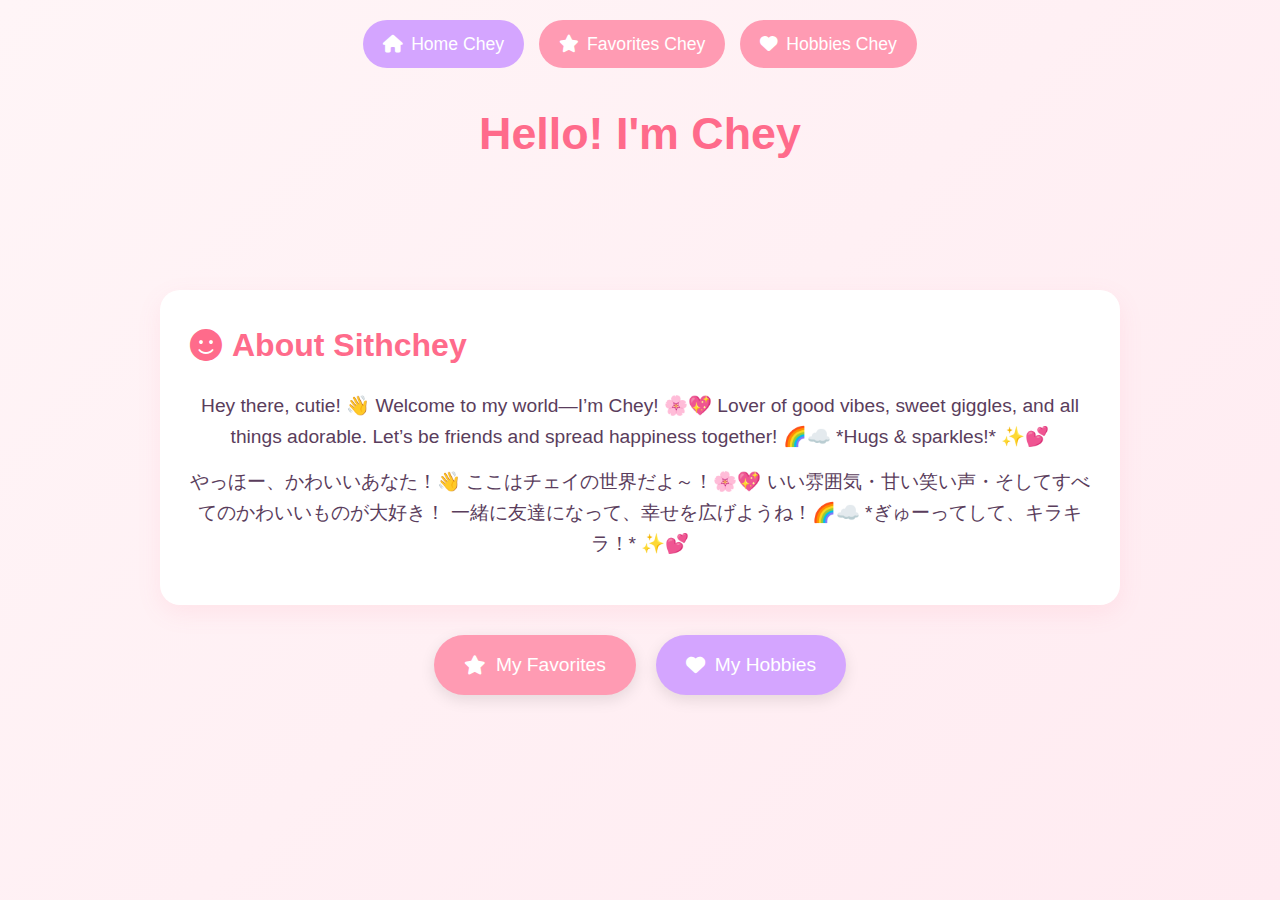
<file: index.html>
<!DOCTYPE html>
<html lang="en">
<head>
    <meta charset="UTF-8">
    <meta name="viewport" content="width=device-width, initial-scale=1.0">
    <title>About Me</title>
    <link rel="stylesheet" href="styles.css">
    <link rel="stylesheet" href="https://cdnjs.cloudflare.com/ajax/libs/font-awesome/6.0.0-beta3/css/all.min.css">
</head>
<body class="about-page">
    <div class="container">
        <nav class="cute-nav">
            <a href="index.html" class="active"><i class="fas fa-home"></i> Home Chey</a>
            <a href="favorites.html"><i class="fas fa-star"></i> Favorites Chey</a>
            <a href="hobbies.html"><i class="fas fa-heart"></i> Hobbies Chey</a>
        </nav>

        <header class="main-header">
            <h1>Hello! I'm <span class="pink-text">Chey</span></h1>
            <div class="hearts" id="hearts"></div>
        </header>
        

        <main class="about-content">
            <section class="intro-card">
                <h2><i class="fas fa-smile"></i> About Sithchey</h2>
                <p>Hey there, cutie! 👋 Welcome to my world—I’m Chey! 🌸💖 Lover of good vibes, sweet giggles, and all things adorable. Let’s be friends and spread happiness together! 🌈☁️ *Hugs & sparkles!* ✨💕</p>
                <p>やっほー、かわいいあなた！👋 ここはチェイの世界だよ～！🌸💖  
                    いい雰囲気・甘い笑い声・そしてすべてのかわいいものが大好き！  
                    一緒に友達になって、幸せを広げようね！🌈☁️ *ぎゅーってして、キラキラ！* ✨💕</p>
            </section>

            <div class="button-container">
                <a href="favorites.html" class="cute-button pink-bg">
                    <i class="fas fa-star"></i> My Favorites
                </a>
                <a href="hobbies.html" class="cute-button purple-bg">
                    <i class="fas fa-heart"></i> My Hobbies
                </a>
            </div>
        </main>

        <footer class="cute-footer">
        </footer>
    </div>
    <script src="script.js"></script>
</body>
</html>
</file>
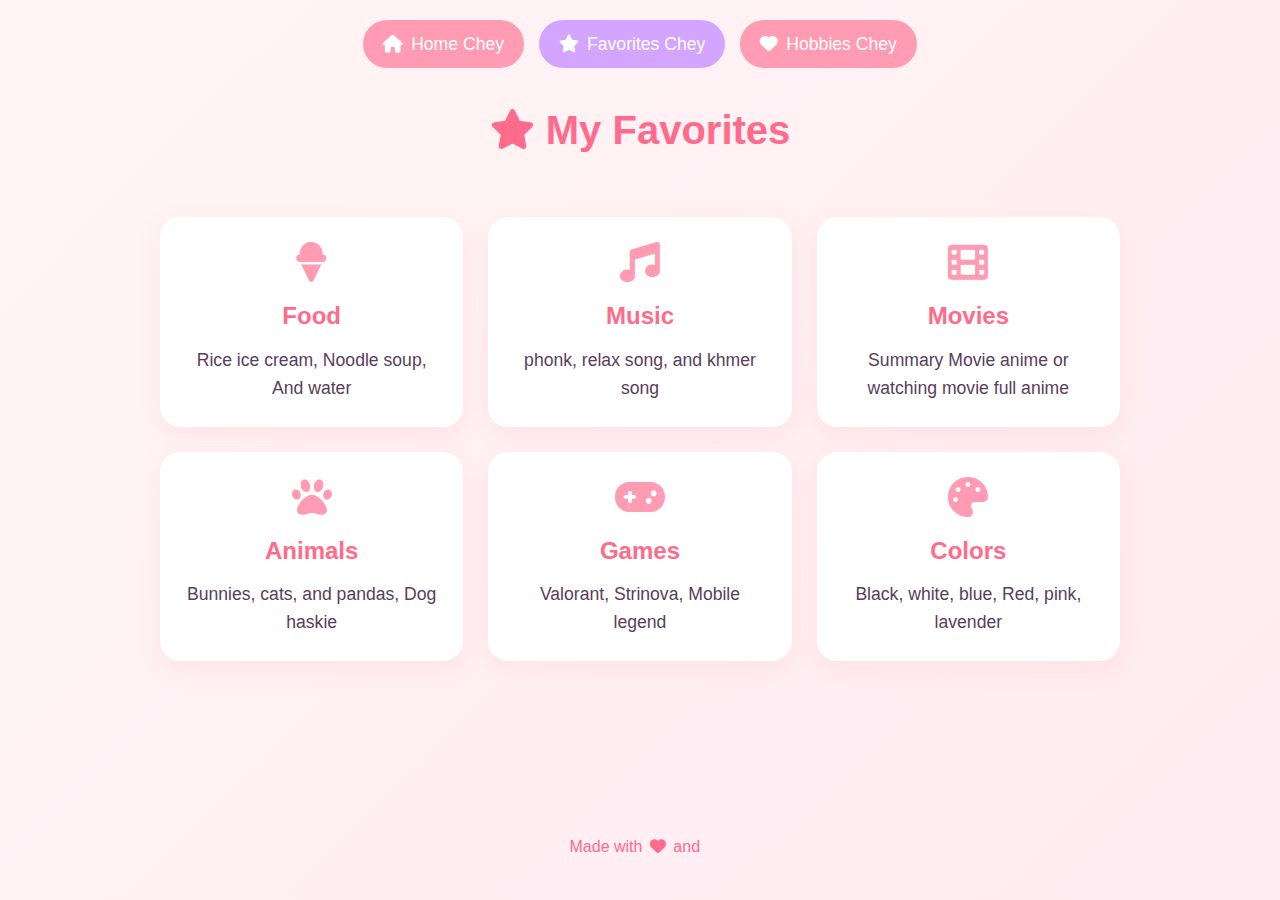
<file: favorites.html>
<!DOCTYPE html>
<html lang="en">
<head>
    <meta charset="UTF-8">
    <meta name="viewport" content="width=device-width, initial-scale=1.0">
    <title>My Favorites</title>
    <link rel="stylesheet" href="styles.css">
    <link rel="stylesheet" href="https://cdnjs.cloudflare.com/ajax/libs/font-awesome/6.0.0-beta3/css/all.min.css">
</head>
<body class="favorites-page">
    <div class="container">
        <nav class="cute-nav">
            <a href="index.html"><i class="fas fa-home"></i> Home Chey</a>
            <a href="favorites.html" class="active"><i class="fas fa-star"></i> Favorites Chey</a>
            <a href="hobbies.html"><i class="fas fa-heart"></i> Hobbies Chey</a>
        </nav>

        <header class="section-header">
            <h1><i class="fas fa-star"></i> My Favorites</h1>
        </header>

        <main class="favorites-grid">
            <div class="favorite-card">
                <i class="fas fa-ice-cream"></i>
                <h3>Food</h3>
                <p>Rice ice cream, Noodle soup, And water</p>
            </div>
            
            <div class="favorite-card">
                <i class="fas fa-music"></i>
                <h3>Music</h3>
                <p>phonk, relax song, and khmer song</p>
            </div>
            
            <div class="favorite-card">
                <i class="fas fa-film"></i>
                <h3>Movies</h3>
                <p>Summary Movie anime or watching movie full anime</p>
            </div>
            
            <div class="favorite-card">
                <i class="fas fa-paw"></i>
                <h3>Animals</h3>
                <p>Bunnies, cats, and pandas, Dog haskie</p>
            </div>
            
            <div class="favorite-card">
                <i class="fas fa-gamepad"></i>
                <h3>Games</h3>
                <p>Valorant, Strinova, Mobile legend</p>
            </div>
            
            <div class="favorite-card">
                <i class="fas fa-palette"></i>
                <h3>Colors</h3>
                <p>Black, white, blue, Red, pink, lavender</p>
            </div>
        </main>

        <footer class="cute-footer">
            <p>Made with <i class="fas fa-heart pink-text"></i> and <i class="fas fa-sparkle pink-text"></i></p>
        </footer>
    </div>

    <script src="script.js"></script>
</body>
</html>
</file>
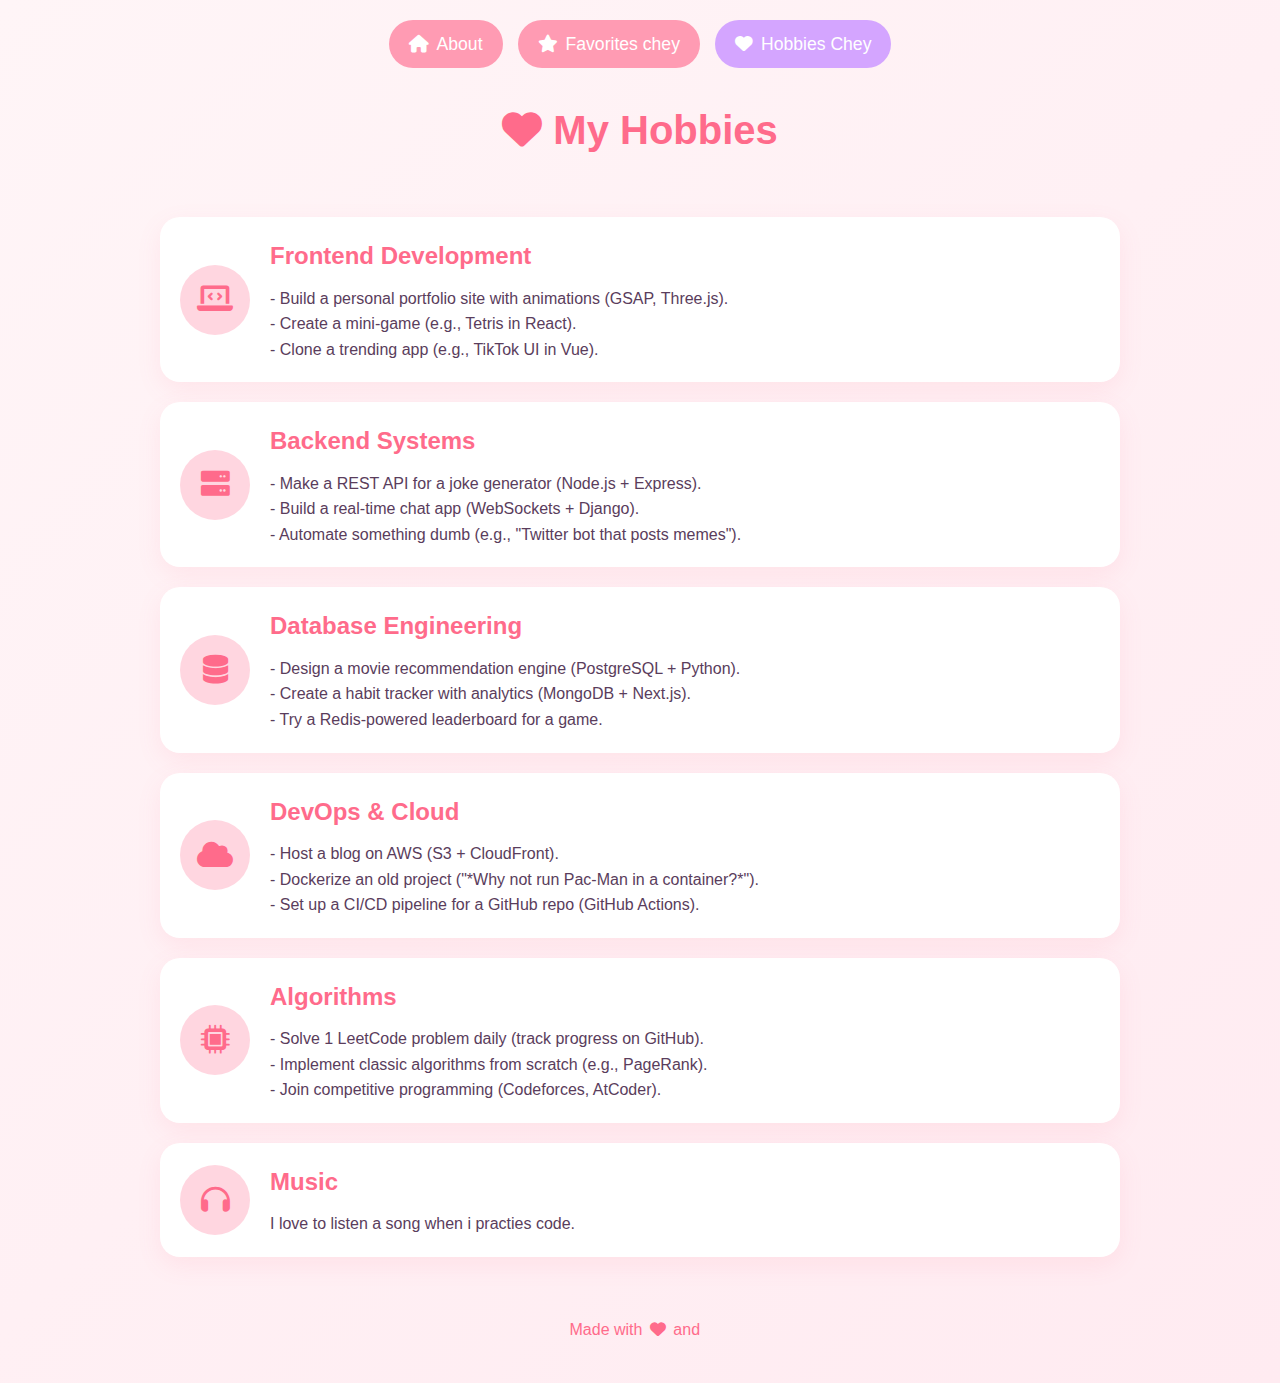
<file: hobbies.html>
<!DOCTYPE html>
<html lang="en">
<head>
    <meta charset="UTF-8">
    <meta name="viewport" content="width=device-width, initial-scale=1.0">
    <title>My Hobbies</title>
    <link rel="stylesheet" href="styles.css">
    <link rel="stylesheet" href="https://cdnjs.cloudflare.com/ajax/libs/font-awesome/6.0.0-beta3/css/all.min.css">
</head>
<body class="hobbies-page">
    <div class="container">
        <nav class="cute-nav">
            <a href="index.html"><i class="fas fa-home"></i> About</a>
            <a href="favorites.html"><i class="fas fa-star"></i> Favorites chey</a>
            <a href="hobbies.html" class="active"><i class="fas fa-heart"></i> Hobbies Chey</a>
        </nav>

        <header class="section-header">
            <h1><i class="fas fa-heart"></i> My Hobbies</h1>
        </header>

        <main class="hobbies-list">
            <div class="hobby-card">
                <div class="hobby-icon">
                    <i class="fas fa-laptop-code"></i>
                </div>
                <div class="hobby-content">
                    <h3>Frontend Development</h3>
                    <p>- Build a personal portfolio site with animations (GSAP, Three.js).</p>
                    <p>- Create a mini-game (e.g., Tetris in React).</p>
                    <p>- Clone a trending app (e.g., TikTok UI in Vue).  </p>
                </div>
            </div>
            
            <div class="hobby-card">
                <div class="hobby-icon">
                    <i class="fas fa-server"></i> 
                </div>
                <div class="hobby-content">
                    <h3>Backend Systems</h3>
                    <p>- Make a REST API for a joke generator (Node.js + Express).</p>
                    <p>- Build a real-time chat app (WebSockets + Django).</p>
                    <p>- Automate something dumb (e.g., "Twitter bot that posts memes").</p>
                </div>
            </div>
            
            <div class="hobby-card">
                <div class="hobby-icon">
                    <i class="fas fa-database"></i>
                </div>
                <div class="hobby-content">
                    <h3>Database Engineering</h3>
                    <p>- Design a movie recommendation engine (PostgreSQL + Python).</p>
                    <p>- Create a habit tracker with analytics (MongoDB + Next.js).</p>
                    <p>- Try a Redis-powered leaderboard for a game.</p>
                </div>
            </div>
            
            <div class="hobby-card">
                <div class="hobby-icon">
                    <i class="fas fa-cloud"></i>
                </div>
                <div class="hobby-content">
                    <h3>DevOps & Cloud</h3>
                    <p>- Host a blog on AWS (S3 + CloudFront).</p>
                    <p>- Dockerize an old project ("*Why not run Pac-Man in a container?*").</p>
                    <p>- Set up a CI/CD pipeline for a GitHub repo (GitHub Actions).</p>
                </div>
            </div>
            
            <div class="hobby-card">
                <div class="hobby-icon">
                    <i class="fas fa-microchip"></i> 
                </div>
                <div class="hobby-content">
                    <h3> Algorithms</h3>
                    <p>- Solve 1 LeetCode problem daily (track progress on GitHub).</p>
                    <p>- Implement classic algorithms from scratch (e.g., PageRank).</p>
                    <p>- Join competitive programming (Codeforces, AtCoder).</p>
                </div>
            </div>
            
            <div class="hobby-card">
                <div class="hobby-icon">
                    <i class="fas fa-headphones"></i>
                </div>
                <div class="hobby-content">
                    <h3>Music</h3>
                    <p>I love to listen a song when i practies code.</p>
                </div>
            </div>
        </main>

        <footer class="cute-footer">
            <p>Made with <i class="fas fa-heart pink-text"></i> and <i class="fas fa-sparkle pink-text"></i></p>
        </footer>
    </div>

    <script src="script.js"></script>
</body>
</html>
</file>
<file: styles.css>
/* Global Styles */
:root {
    --pink: #ff9bb3;
    --light-pink: #ffd6e0;
    --dark-pink: #ff6b8b;
    --purple: #d4a5ff;
    --white: #ffffff;
    --light-gray: #fff5f7;
}

* {
    margin: 0;
    padding: 0;
    box-sizing: border-box;
}

body {
    font-family: 'Comic Sans MS', 'Marker Felt', 'Arial Rounded MT Bold', sans-serif;
    background-color: var(--light-gray);
    color: #5a3d5c;
    line-height: 1.6;
}

.container {
    max-width: 1000px;
    margin: 0 auto;
    padding: 20px;
    min-height: 100vh;
    display: flex;
    flex-direction: column;
}

/* Navigation */
.cute-nav {
    display: flex;
    justify-content: center;
    gap: 15px;
    margin-bottom: 30px;
    flex-wrap: wrap;
}

.cute-nav a {
    text-decoration: none;
    color: var(--white);
    background-color: var(--pink);
    padding: 10px 20px;
    border-radius: 50px;
    font-size: 1.1rem;
    transition: all 0.3s ease;
    display: flex;
    align-items: center;
    gap: 8px;
}

.cute-nav a:hover {
    background-color: var(--dark-pink);
    transform: translateY(-3px);
    box-shadow: 0 5px 15px rgba(255, 107, 139, 0.3);
}

.cute-nav a.active {
    background-color: var(--purple);
}

/* Headers */
.main-header {
    text-align: center;
    margin-bottom: 30px;
}

.section-header {
    text-align: center;
    margin-bottom: 40px;
}

.section-header h1 {
    font-size: 2.5rem;
    color: var(--dark-pink);
}

.profile-pic {
    width: 180px;
    height: 180px;
    border-radius: 50%;
    object-fit: cover;
    border: 8px solid var(--white);
    box-shadow: 0 10px 25px rgba(255, 107, 139, 0.2);
    margin-bottom: 20px;
}

h1 {
    font-size: 2.8rem;
    margin-bottom: 15px;
    color: var(--dark-pink);
}

h2 {
    font-size: 2rem;
    margin-bottom: 20px;
    color: var(--dark-pink);
    display: flex;
    align-items: center;
    gap: 10px;
}

h3 {
    font-size: 1.5rem;
    margin-bottom: 10px;
    color: var(--dark-pink);
}

.pink-text {
    color: var(--dark-pink);
}

/* About Page */
.about-page {
    background: linear-gradient(135deg, #fff5f7 0%, #ffebf1 100%);
}

.intro-card {
    background-color: var(--white);
    padding: 30px;
    border-radius: 20px;
    margin-bottom: 30px;
    box-shadow: 0 8px 25px rgba(255, 107, 139, 0.1);
    text-align: center;
}

.intro-card p {
    margin-bottom: 15px;
    font-size: 1.2rem;
}

.button-container {
    display: flex;
    justify-content: center;
    gap: 20px;
    flex-wrap: wrap;
}

.cute-button {
    text-decoration: none;
    color: var(--white);
    padding: 15px 30px;
    border-radius: 50px;
    font-size: 1.2rem;
    transition: all 0.3s ease;
    display: flex;
    align-items: center;
    gap: 10px;
    box-shadow: 0 5px 15px rgba(0, 0, 0, 0.1);
}

.cute-button:hover {
    transform: translateY(-5px) scale(1.05);
    box-shadow: 0 10px 25px rgba(0, 0, 0, 0.15);
}

.pink-bg {
    background-color: var(--pink);
}

.purple-bg {
    background-color: var(--purple);
}

/* Favorites Page */
.favorites-page {
    background: linear-gradient(135deg, #fff5f7 0%, #ffebf1 100%);
}

.favorites-grid {
    display: grid;
    grid-template-columns: repeat(auto-fill, minmax(280px, 1fr));
    gap: 25px;
    margin-bottom: 40px;
}

.favorite-card {
    background-color: var(--white);
    padding: 25px;
    border-radius: 20px;
    text-align: center;
    transition: all 0.3s ease;
    box-shadow: 0 8px 25px rgba(255, 107, 139, 0.1);
}

.favorite-card:hover {
    transform: translateY(-5px);
    box-shadow: 0 12px 30px rgba(255, 107, 139, 0.2);
}

.favorite-card i {
    font-size: 2.5rem;
    color: var(--pink);
    margin-bottom: 15px;
}

.favorite-card p {
    font-size: 1.1rem;
}

/* Hobbies Page */
.hobbies-page {
    background: linear-gradient(135deg, #fff5f7 0%, #ffebf1 100%);
}

.hobbies-list {
    display: flex;
    flex-direction: column;
    gap: 20px;
    margin-bottom: 40px;
}

.hobby-card {
    background-color: var(--white);
    padding: 20px;
    border-radius: 20px;
    display: flex;
    align-items: center;
    gap: 20px;
    transition: all 0.3s ease;
    box-shadow: 0 8px 25px rgba(255, 107, 139, 0.1);
}

.hobby-card:hover {
    transform: translateY(-5px);
    box-shadow: 0 12px 30px rgba(255, 107, 139, 0.2);
}

.hobby-icon {
    width: 70px;
    height: 70px;
    background-color: var(--light-pink);
    border-radius: 50%;
    display: flex;
    align-items: center;
    justify-content: center;
    flex-shrink: 0;
}

.hobby-icon i {
    font-size: 1.8rem;
    color: var(--dark-pink);
}

.hobby-content {
    flex-grow: 1;
}

/* Footer */
.cute-footer {
    text-align: center;
    margin-top: auto;
    padding: 20px;
    color: var(--dark-pink);
}

.cute-footer i {
    margin: 0 3px;
}

/* Animations */
.hearts {
    position: relative;
    height: 50px;
    margin: 20px 0;
}

.heart {
    position: absolute;
    font-size: 1.5rem;
    color: var(--pink);
    animation: float 4s ease-in-out infinite;
    opacity: 0;
}

@keyframes float {
    0% {
        transform: translateY(0) rotate(0deg);
        opacity: 1;
    }
    100% {
        transform: translateY(-100px) rotate(360deg);
        opacity: 0;
    }
}
@keyframes fadeInOut {
    0% { opacity: 0; transform: translateY(20px); }
    20% { opacity: 1; transform: translateY(0); }
    80% { opacity: 1; transform: translateY(0); }
    100% { opacity: 0; transform: translateY(-20px); }
}

@keyframes sparkle {
    0% { transform: scale(0.5); opacity: 0; }
    50% { transform: scale(1.2); opacity: 1; }
    100% { transform: scale(0.5); opacity: 0; }
}

/* Responsive Design */
@media (max-width: 768px) {
    h1 {
        font-size: 2.2rem;
    }
    
    h2 {
        font-size: 1.8rem;
    }
    
    .favorites-grid {
        grid-template-columns: 1fr;
    }
    
    .hobby-card {
        flex-direction: column;
        text-align: center;
    }
}

@media (max-width: 480px) {
    .cute-nav {
        flex-direction: column;
        align-items: center;
    }
    
    .button-container {
        flex-direction: column;
        align-items: center;
    }
    
    .cute-button {
        width: 100%;
        justify-content: center;
    }
    
    /* Surprise Button Styles */
    .surprise-container {
        text-align: center;
        margin: 30px 0;
    }

    .surprise-button {
        background-color: var(--purple);
        color: white;
        border: none;
        padding: 15px 30px;
        border-radius: 50px;
        font-size: 1.2rem;
        cursor: pointer;
        transition: all 0.3s ease;
        box-shadow: 0 5px 15px rgba(0, 0, 0, 0.1);
        font-family: 'Comic Sans MS', 'Marker Felt', 'Arial Rounded MT Bold', sans-serif;
        display: inline-flex;
        align-items: center;
        gap: 10px;
    }

    .surprise-button:hover {
        background-color: var(--dark-pink);
        transform: translateY(-3px);
        box-shadow: 0 8px 20px rgba(255, 107, 139, 0.3);
        animation: pulse 1s infinite alternate;
    }

    @keyframes pulse {
        from { transform: scale(1); }
        to { transform: scale(1.05); }
    }

    @keyframes confettiFall {
        0% { 
            transform: translateY(0) rotate(0deg) translateX(0); 
            opacity: 1; 
        }
        100% { 
            transform: translateY(200px) rotate(360deg) translateX(var(--random-x)); 
            opacity: 0; 
        }
    }
}
</file>
